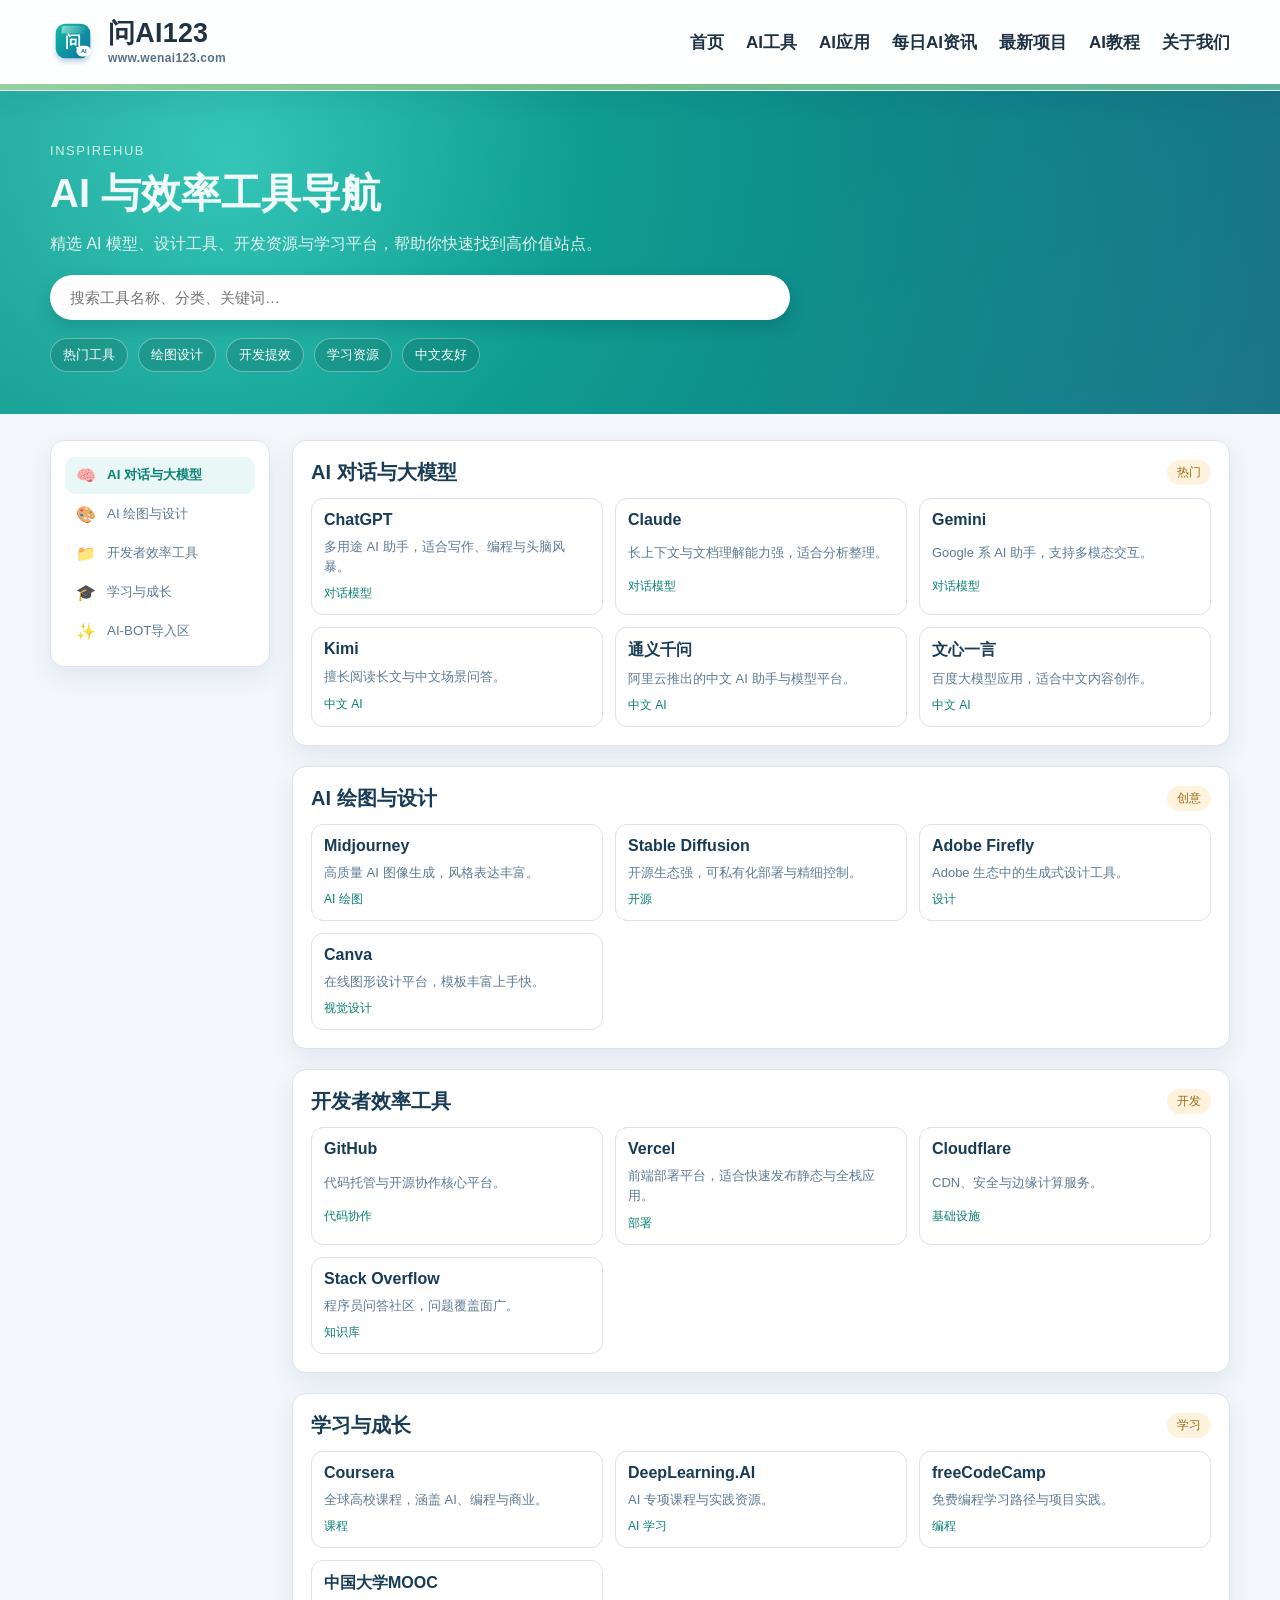
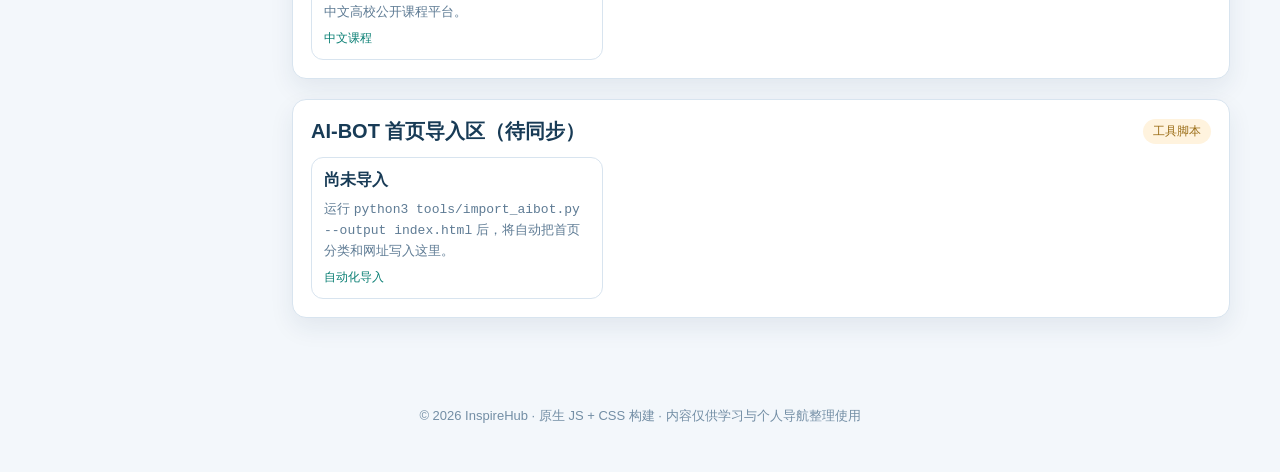
<file: index.html>
<!DOCTYPE html>
<html lang="zh-CN">
<head>
  <meta charset="UTF-8" />
  <meta name="viewport" content="width=device-width, initial-scale=1.0" />
  <title>灵感导航站 · AI工具与数字资源</title>
  <meta name="description" content="AI 工具与数字资源导航站，收录对话模型、绘图设计、开发效率和学习平台网址。" />
  <link rel="stylesheet" href="styles.css" />
</head>
<body>
  <nav class="site-top-nav" aria-label="主导航">
    <div class="container site-top-nav__inner">
      <a class="site-brand" href="https://www.wenai123.com" target="_blank" rel="noopener noreferrer" aria-label="问AI123 首页">
        <img class="site-brand__logo" src="assets/wenai123-logo.svg" alt="问AI123 Logo" />
        <span class="site-brand__text-group">
          <span class="site-brand__title">问AI123</span>
          <span class="site-brand__domain">www.wenai123.com</span>
        </span>
      </a>
      <div class="site-top-nav__links">
        <a href="#">首页</a>
        <a href="#">AI工具</a>
        <a href="#">AI应用</a>
        <a href="#">每日AI资讯</a>
        <a href="#">最新项目</a>
        <a href="#">AI教程</a>
        <a href="#">关于我们</a>
      </div>
    </div>
  </nav>

  <header class="hero">
    <div class="hero__overlay"></div>
    <div class="hero__content container">
      <p class="eyebrow">InspireHub</p>
      <h1>AI 与效率工具导航</h1>
      <p class="hero__desc">精选 AI 模型、设计工具、开发资源与学习平台，帮助你快速找到高价值站点。</p>
      <div class="search-box">
        <input id="searchInput" type="text" placeholder="搜索工具名称、分类、关键词…" aria-label="搜索网址" />
      </div>
      <nav class="quick-links" id="quickLinks">
        <a href="#" data-keyword="AI">热门工具</a>
        <a href="#" data-keyword="绘图">绘图设计</a>
        <a href="#" data-keyword="开发">开发提效</a>
        <a href="#" data-keyword="学习">学习资源</a>
        <a href="#" data-keyword="中文">中文友好</a>
      </nav>
    </div>
  </header>

  <main class="container main-layout">
    <aside class="category-sidebar" id="categorySidebar"></aside>

    <section class="cards-area" id="cardsArea">
      <section class="category-block" id="chat-models" data-category="AI 对话与大模型">
        <div class="category-head">
          <h2>AI 对话与大模型</h2>
          <span class="category-tag">热门</span>
        </div>
        <div class="card-grid">
          <a class="site-card" href="https://chat.openai.com/" target="_blank" rel="noopener noreferrer" data-keywords="ChatGPT 对话模型 AI 写作 编程">
            <h3 class="site-title">ChatGPT</h3>
            <p class="site-desc">多用途 AI 助手，适合写作、编程与头脑风暴。</p>
            <span class="site-meta">对话模型</span>
          </a>
          <a class="site-card" href="https://claude.ai/" target="_blank" rel="noopener noreferrer" data-keywords="Claude 对话模型 文档理解">
            <h3 class="site-title">Claude</h3>
            <p class="site-desc">长上下文与文档理解能力强，适合分析整理。</p>
            <span class="site-meta">对话模型</span>
          </a>
          <a class="site-card" href="https://gemini.google.com/" target="_blank" rel="noopener noreferrer" data-keywords="Gemini 对话模型 多模态">
            <h3 class="site-title">Gemini</h3>
            <p class="site-desc">Google 系 AI 助手，支持多模态交互。</p>
            <span class="site-meta">对话模型</span>
          </a>
          <a class="site-card" href="https://kimi.moonshot.cn/" target="_blank" rel="noopener noreferrer" data-keywords="Kimi 中文 AI 长文阅读">
            <h3 class="site-title">Kimi</h3>
            <p class="site-desc">擅长阅读长文与中文场景问答。</p>
            <span class="site-meta">中文 AI</span>
          </a>
          <a class="site-card" href="https://tongyi.aliyun.com/" target="_blank" rel="noopener noreferrer" data-keywords="通义千问 中文 AI 阿里云">
            <h3 class="site-title">通义千问</h3>
            <p class="site-desc">阿里云推出的中文 AI 助手与模型平台。</p>
            <span class="site-meta">中文 AI</span>
          </a>
          <a class="site-card" href="https://yiyan.baidu.com/" target="_blank" rel="noopener noreferrer" data-keywords="文心一言 中文 AI 百度">
            <h3 class="site-title">文心一言</h3>
            <p class="site-desc">百度大模型应用，适合中文内容创作。</p>
            <span class="site-meta">中文 AI</span>
          </a>
        </div>
      </section>

      <section class="category-block" id="image-design" data-category="AI 绘图与设计">
        <div class="category-head">
          <h2>AI 绘图与设计</h2>
          <span class="category-tag">创意</span>
        </div>
        <div class="card-grid">
          <a class="site-card" href="https://www.midjourney.com/" target="_blank" rel="noopener noreferrer" data-keywords="Midjourney AI 绘图">
            <h3 class="site-title">Midjourney</h3>
            <p class="site-desc">高质量 AI 图像生成，风格表达丰富。</p>
            <span class="site-meta">AI 绘图</span>
          </a>
          <a class="site-card" href="https://stability.ai/" target="_blank" rel="noopener noreferrer" data-keywords="Stable Diffusion 开源 AI 绘图">
            <h3 class="site-title">Stable Diffusion</h3>
            <p class="site-desc">开源生态强，可私有化部署与精细控制。</p>
            <span class="site-meta">开源</span>
          </a>
          <a class="site-card" href="https://firefly.adobe.com/" target="_blank" rel="noopener noreferrer" data-keywords="Adobe Firefly 设计 生成式">
            <h3 class="site-title">Adobe Firefly</h3>
            <p class="site-desc">Adobe 生态中的生成式设计工具。</p>
            <span class="site-meta">设计</span>
          </a>
          <a class="site-card" href="https://www.canva.com/" target="_blank" rel="noopener noreferrer" data-keywords="Canva 视觉设计 模板">
            <h3 class="site-title">Canva</h3>
            <p class="site-desc">在线图形设计平台，模板丰富上手快。</p>
            <span class="site-meta">视觉设计</span>
          </a>
        </div>
      </section>

      <section class="category-block" id="dev-tools" data-category="开发者效率工具">
        <div class="category-head">
          <h2>开发者效率工具</h2>
          <span class="category-tag">开发</span>
        </div>
        <div class="card-grid">
          <a class="site-card" href="https://github.com/" target="_blank" rel="noopener noreferrer" data-keywords="GitHub 代码协作 开发">
            <h3 class="site-title">GitHub</h3>
            <p class="site-desc">代码托管与开源协作核心平台。</p>
            <span class="site-meta">代码协作</span>
          </a>
          <a class="site-card" href="https://vercel.com/" target="_blank" rel="noopener noreferrer" data-keywords="Vercel 部署 前端">
            <h3 class="site-title">Vercel</h3>
            <p class="site-desc">前端部署平台，适合快速发布静态与全栈应用。</p>
            <span class="site-meta">部署</span>
          </a>
          <a class="site-card" href="https://www.cloudflare.com/" target="_blank" rel="noopener noreferrer" data-keywords="Cloudflare CDN 安全 基础设施">
            <h3 class="site-title">Cloudflare</h3>
            <p class="site-desc">CDN、安全与边缘计算服务。</p>
            <span class="site-meta">基础设施</span>
          </a>
          <a class="site-card" href="https://stackoverflow.com/" target="_blank" rel="noopener noreferrer" data-keywords="Stack Overflow 知识库 问答">
            <h3 class="site-title">Stack Overflow</h3>
            <p class="site-desc">程序员问答社区，问题覆盖面广。</p>
            <span class="site-meta">知识库</span>
          </a>
        </div>
      </section>

      <section class="category-block" id="learn" data-category="学习与成长">
        <div class="category-head">
          <h2>学习与成长</h2>
          <span class="category-tag">学习</span>
        </div>
        <div class="card-grid">
          <a class="site-card" href="https://www.coursera.org/" target="_blank" rel="noopener noreferrer" data-keywords="Coursera 课程 学习">
            <h3 class="site-title">Coursera</h3>
            <p class="site-desc">全球高校课程，涵盖 AI、编程与商业。</p>
            <span class="site-meta">课程</span>
          </a>
          <a class="site-card" href="https://www.deeplearning.ai/" target="_blank" rel="noopener noreferrer" data-keywords="DeepLearning.AI AI 学习">
            <h3 class="site-title">DeepLearning.AI</h3>
            <p class="site-desc">AI 专项课程与实践资源。</p>
            <span class="site-meta">AI 学习</span>
          </a>
          <a class="site-card" href="https://www.freecodecamp.org/" target="_blank" rel="noopener noreferrer" data-keywords="freeCodeCamp 编程 学习">
            <h3 class="site-title">freeCodeCamp</h3>
            <p class="site-desc">免费编程学习路径与项目实践。</p>
            <span class="site-meta">编程</span>
          </a>
          <a class="site-card" href="https://www.icourse163.org/" target="_blank" rel="noopener noreferrer" data-keywords="中国大学MOOC 中文 课程">
            <h3 class="site-title">中国大学MOOC</h3>
            <p class="site-desc">中文高校公开课程平台。</p>
            <span class="site-meta">中文课程</span>
          </a>
        </div>
      </section>

      <!-- AI_BOT_IMPORT_START -->
      <section class="category-block" id="aibot-import-placeholder" data-category="AI-BOT导入区">
        <div class="category-head">
          <h2>AI-BOT 首页导入区（待同步）</h2>
          <span class="category-tag">工具脚本</span>
        </div>
        <div class="card-grid">
          <article class="site-card">
            <h3 class="site-title">尚未导入</h3>
            <p class="site-desc">运行 <code>python3 tools/import_aibot.py --output index.html</code> 后，将自动把首页分类和网址写入这里。</p>
            <span class="site-meta">自动化导入</span>
          </article>
        </div>
      </section>
      <!-- AI_BOT_IMPORT_END -->

      <div class="empty-state" id="emptyState" hidden>未找到匹配内容，请尝试更换关键词。</div>
    </section>
  </main>

  <footer class="site-footer">
    <p>© 2026 InspireHub · 原生 JS + CSS 构建 · 内容仅供学习与个人导航整理使用</p>
  </footer>

  <script src="script.js"></script>
</body>
</html>
</file>
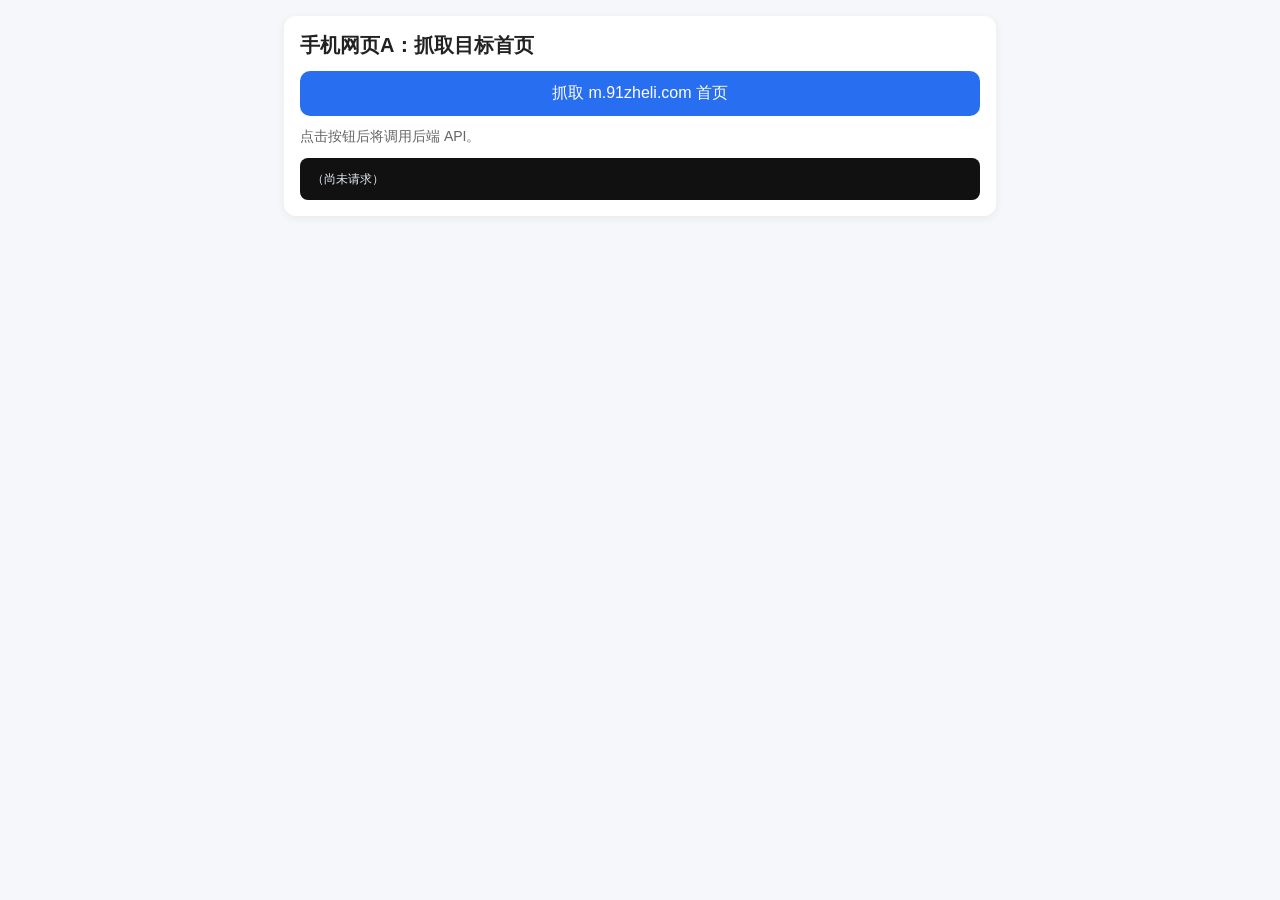
<file: wwwroot/index.html>
<!doctype html>
<html lang="zh-CN">
<head>
  <meta charset="UTF-8" />
  <meta name="viewport" content="width=device-width, initial-scale=1.0" />
  <title>手机网页A</title>
  <style>
    body {
      margin: 0;
      padding: 16px;
      font-family: -apple-system, BlinkMacSystemFont, "Segoe UI", Roboto, "Helvetica Neue", Arial, sans-serif;
      background: #f6f7fb;
      color: #222;
    }
    .card {
      max-width: 680px;
      margin: 0 auto;
      background: white;
      border-radius: 12px;
      box-shadow: 0 2px 10px rgba(0,0,0,.06);
      padding: 16px;
    }
    h1 {
      font-size: 20px;
      margin: 0 0 12px;
    }
    button {
      width: 100%;
      padding: 12px;
      font-size: 16px;
      border: none;
      border-radius: 10px;
      color: white;
      background: #276ef1;
    }
    button:disabled {
      opacity: .6;
    }
    .status {
      margin: 12px 0;
      font-size: 14px;
      color: #666;
    }
    pre {
      margin: 0;
      padding: 12px;
      border-radius: 8px;
      background: #111;
      color: #e6edf3;
      white-space: pre-wrap;
      word-break: break-word;
      max-height: 55vh;
      overflow: auto;
      font-size: 12px;
      line-height: 1.5;
    }
  </style>
</head>
<body>
  <div class="card">
    <h1>手机网页A：抓取目标首页</h1>
    <button id="fetchBtn">抓取 m.91zheli.com 首页</button>
    <div id="status" class="status">点击按钮后将调用后端 API。</div>
    <pre id="result">（尚未请求）</pre>
  </div>

  <script>
    const fetchBtn = document.getElementById('fetchBtn');
    const statusEl = document.getElementById('status');
    const resultEl = document.getElementById('result');

    fetchBtn.addEventListener('click', async () => {
      fetchBtn.disabled = true;
      statusEl.textContent = '请求中...';
      resultEl.textContent = '加载中...';

      try {
        const response = await fetch('/api/fetch-home');
        const text = await response.text();

        if (!response.ok) {
          statusEl.textContent = `请求失败（${response.status}）`;
          resultEl.textContent = text;
          return;
        }

        statusEl.textContent = '请求成功，以下为抓取到的 HTML 字符串：';
        resultEl.textContent = text;
      } catch (err) {
        statusEl.textContent = '请求异常';
        resultEl.textContent = err instanceof Error ? err.message : String(err);
      } finally {
        fetchBtn.disabled = false;
      }
    });
  </script>
</body>
</html>
</file>
<file: styles.css>
:root {
  --bg: #f3f7fb;
  --surface: #ffffff;
  --ink: #183b56;
  --ink-soft: #5e7b94;
  --brand: #0f9d90;
  --brand-strong: #0a7f74;
  --accent: #f3a033;
  --line: #d8e4ef;
  --shadow: 0 10px 24px rgba(20, 57, 87, 0.08);
  --radius: 14px;
}

* {
  box-sizing: border-box;
}

body {
  margin: 0;
  font-family: "PingFang SC", "Microsoft YaHei", "Segoe UI", sans-serif;
  color: var(--ink);
  background: linear-gradient(180deg, #f6fbff 0%, #f3f7fb 220px, #f3f7fb 100%);
}

.container {
  width: min(1180px, calc(100% - 32px));
  margin: 0 auto;
}

.site-top-nav {
  position: sticky;
  top: 0;
  z-index: 20;
  backdrop-filter: blur(8px);
  background: rgba(255, 255, 255, 0.9);
  border-bottom: 1px solid #e3ebf3;
  box-shadow: 0 10px 24px rgba(19, 46, 73, 0.06);
}

.site-top-nav::after {
  content: "";
  display: block;
  height: 6px;
  background: linear-gradient(90deg, #97cfa0, #7abf8a 45%, #62b49d 100%);
}

.site-top-nav__inner {
  min-height: 84px;
  display: flex;
  align-items: center;
  justify-content: space-between;
  gap: 26px;
}

.site-brand {
  display: inline-flex;
  align-items: center;
  gap: 12px;
  text-decoration: none;
  color: #203243;
  white-space: nowrap;
}

.site-brand__logo {
  width: clamp(46px, 3.2vw, 56px);
  height: clamp(46px, 3.2vw, 56px);
  border-radius: 13px;
}

.site-brand__text-group {
  display: grid;
  gap: 2px;
}

.site-brand__title {
  font-size: clamp(24px, 2.1vw, 33px);
  line-height: 1.1;
  font-weight: 800;
  letter-spacing: 0.01em;
}

.site-brand__domain {
  color: #557089;
  font-size: 12px;
  font-weight: 600;
  letter-spacing: 0.03em;
}

.site-top-nav__links {
  display: flex;
  align-items: center;
  flex-wrap: wrap;
  justify-content: flex-end;
  gap: 22px;
}

.site-top-nav__links a {
  text-decoration: none;
  color: #1f3245;
  font-size: 17px;
  font-weight: 700;
  position: relative;
  padding: 6px 0;
  transition: color 0.2s ease, transform 0.2s ease;
}

.site-top-nav__links a::after {
  content: "";
  position: absolute;
  left: 0;
  bottom: -8px;
  width: 100%;
  height: 3px;
  border-radius: 999px;
  background: var(--brand);
  transform: scaleX(0);
  transform-origin: center;
  transition: transform 0.2s ease;
}

.site-top-nav__links a:hover,
.site-top-nav__links a:focus-visible {
  color: var(--brand-strong);
  transform: translateY(-1px);
}

.site-top-nav__links a:hover::after,
.site-top-nav__links a:focus-visible::after {
  transform: scaleX(1);
}

.hero {
  position: relative;
  overflow: hidden;
  padding: 52px 0 42px;
  background: radial-gradient(circle at 18% 20%, #2ec4b6 0%, #0f9d90 33%, #0d6e81 100%);
  color: #effaf9;
}

.hero__overlay {
  position: absolute;
  inset: 0;
  background-image: linear-gradient(120deg, rgba(255, 255, 255, 0.06) 0%, transparent 40%),
    linear-gradient(300deg, rgba(255, 255, 255, 0.06) 0%, transparent 40%);
}

.hero__content {
  position: relative;
  z-index: 1;
}

.eyebrow {
  margin: 0;
  font-size: 13px;
  letter-spacing: 0.12em;
  text-transform: uppercase;
  opacity: 0.85;
}

.hero h1 {
  margin: 8px 0 10px;
  font-size: clamp(26px, 3.5vw, 40px);
}

.hero__desc {
  margin: 0 0 18px;
  max-width: 700px;
  line-height: 1.6;
  color: rgba(243, 250, 249, 0.92);
}

.search-box input {
  width: min(740px, 100%);
  border: 0;
  border-radius: 999px;
  padding: 14px 20px;
  font-size: 15px;
  box-shadow: 0 8px 18px rgba(7, 56, 62, 0.2);
  outline: 3px solid transparent;
  transition: outline-color 0.2s;
}

.search-box input:focus {
  outline-color: rgba(46, 196, 182, 0.35);
}

.quick-links {
  display: flex;
  flex-wrap: wrap;
  gap: 10px;
  margin-top: 18px;
}

.quick-links a {
  text-decoration: none;
  color: #fff;
  font-size: 13px;
  padding: 7px 12px;
  border: 1px solid rgba(255, 255, 255, 0.35);
  border-radius: 999px;
  background: rgba(0, 0, 0, 0.12);
}

.main-layout {
  display: grid;
  grid-template-columns: 220px minmax(0, 1fr);
  gap: 22px;
  margin: 26px auto 56px;
}

.category-sidebar {
  position: sticky;
  top: 16px;
  align-self: start;
  background: var(--surface);
  border-radius: var(--radius);
  border: 1px solid var(--line);
  box-shadow: var(--shadow);
  padding: 14px;
  max-height: calc(100vh - 32px);
  overflow: auto;
}

.category-sidebar button {
  width: 100%;
  text-align: left;
  display: flex;
  align-items: center;
  gap: 10px;
  border: 0;
  background: transparent;
  color: var(--ink-soft);
  border-radius: 10px;
  padding: 9px 10px;
  margin: 2px 0;
  cursor: pointer;
  transition: all 0.2s;
}

.category-sidebar__parent {
  justify-content: space-between;
}

.category-sidebar__parent .category-sidebar__label {
  flex: 1;
}

.category-sidebar__caret {
  font-size: 14px;
  opacity: 0.8;
  transition: transform 0.2s ease;
}

.category-sidebar__group.is-open .category-sidebar__caret {
  transform: rotate(180deg);
}

.category-sidebar__sublist {
  display: grid;
  gap: 4px;
  margin: 2px 0 8px;
  padding-left: 28px;
}

.category-sidebar__child {
  width: 100%;
  text-align: left;
  border: 0;
  border-radius: 10px;
  background: transparent;
  color: var(--ink-soft);
  padding: 8px 10px;
  cursor: pointer;
  transition: all 0.2s;
}

.category-sidebar__child:hover,
.category-sidebar__child.active {
  background: #e9f8f6;
  color: var(--brand-strong);
  font-weight: 600;
}

.category-sidebar__icon {
  width: 22px;
  min-width: 22px;
  text-align: center;
  font-size: 16px;
  opacity: 0.9;
}

.category-sidebar__label {
  overflow: hidden;
  text-overflow: ellipsis;
  white-space: nowrap;
}

.category-sidebar button:hover,
.category-sidebar button.active {
  background: #e9f8f6;
  color: var(--brand-strong);
  font-weight: 600;
}

.cards-area {
  display: grid;
  gap: 20px;
}

.category-block {
  background: var(--surface);
  border: 1px solid var(--line);
  border-radius: var(--radius);
  box-shadow: var(--shadow);
  padding: 18px;
}

.category-head {
  display: flex;
  align-items: center;
  justify-content: space-between;
  margin-bottom: 12px;
}

.category-head h2 {
  margin: 0;
  font-size: 20px;
}

.category-tag {
  font-size: 12px;
  color: #9b6d16;
  background: #fff3de;
  padding: 4px 10px;
  border-radius: 999px;
}

.card-grid {
  display: grid;
  grid-template-columns: repeat(auto-fill, minmax(220px, 1fr));
  gap: 12px;
}

.site-card {
  border: 1px solid var(--line);
  border-radius: 12px;
  padding: 12px;
  text-decoration: none;
  color: inherit;
  display: grid;
  gap: 8px;
  transition: transform 0.2s, box-shadow 0.2s, border-color 0.2s;
}

.site-card:hover {
  transform: translateY(-3px);
  border-color: #9ddfd8;
  box-shadow: 0 10px 18px rgba(15, 157, 144, 0.14);
}


.site-card__top {
  display: flex;
  align-items: center;
  gap: 8px;
}

.site-icon {
  width: 24px;
  height: 24px;
  border-radius: 6px;
  object-fit: cover;
  flex: 0 0 24px;
  border: 1px solid #d8e4ef;
  background: #fff;
}

.site-icon--placeholder {
  display: inline-block;
  background: linear-gradient(145deg, #dbe8f2, #f2f7fb);
}

.site-title {
  margin: 0;
  font-size: 16px;
  color: var(--ink);
}

.site-title-link {
  color: inherit;
  text-decoration: none;
  border-bottom: 1px solid transparent;
  transition: color 0.2s ease, border-color 0.2s ease;
}

.site-title-link:hover,
.site-title-link:focus-visible {
  color: var(--brand-strong);
  border-bottom-color: rgba(10, 127, 116, 0.35);
}

.site-desc {
  margin: 0;
  font-size: 13px;
  line-height: 1.55;
  color: var(--ink-soft);
}

.site-meta {
  font-size: 12px;
  color: var(--brand-strong);
}


.site-card--rich {
  align-content: start;
}

.site-actions {
  display: flex;
  gap: 8px;
  flex-wrap: wrap;
  margin-top: 4px;
}

.site-link {
  text-decoration: none;
  font-size: 12px;
  color: #fff;
  background: var(--brand-strong);
  padding: 6px 10px;
  border-radius: 8px;
}

.site-link--ghost {
  background: #e6f3f1;
  color: var(--brand-strong);
}


.empty-state {
  background: #fff;
  border: 1px dashed #bed2e4;
  color: #56708a;
  border-radius: 12px;
  padding: 26px;
  text-align: center;
}

.site-footer {
  padding: 20px 16px 36px;
  text-align: center;
  color: #738ea5;
  font-size: 13px;
}

@media (max-width: 980px) {
  .site-top-nav__inner {
    min-height: 72px;
    flex-direction: column;
    align-items: flex-start;
    justify-content: center;
    padding: 12px 0 14px;
    gap: 12px;
  }

  .site-brand__logo {
    width: 42px;
    height: 42px;
  }

  .site-brand__title {
    font-size: clamp(20px, 7vw, 28px);
  }

  .site-brand__domain {
    font-size: 11px;
  }

  .site-top-nav__links {
    gap: 10px 16px;
    justify-content: flex-start;
  }

  .site-top-nav__links a {
    font-size: 16px;
  }

  .main-layout {
    grid-template-columns: 1fr;
  }

  .category-sidebar {
    position: static;
    display: flex;
    flex-wrap: wrap;
    gap: 6px;
    max-height: none;
  }

  .category-sidebar button {
    width: auto;
  }
}


[hidden] {
  display: none !important;
}
</file>
